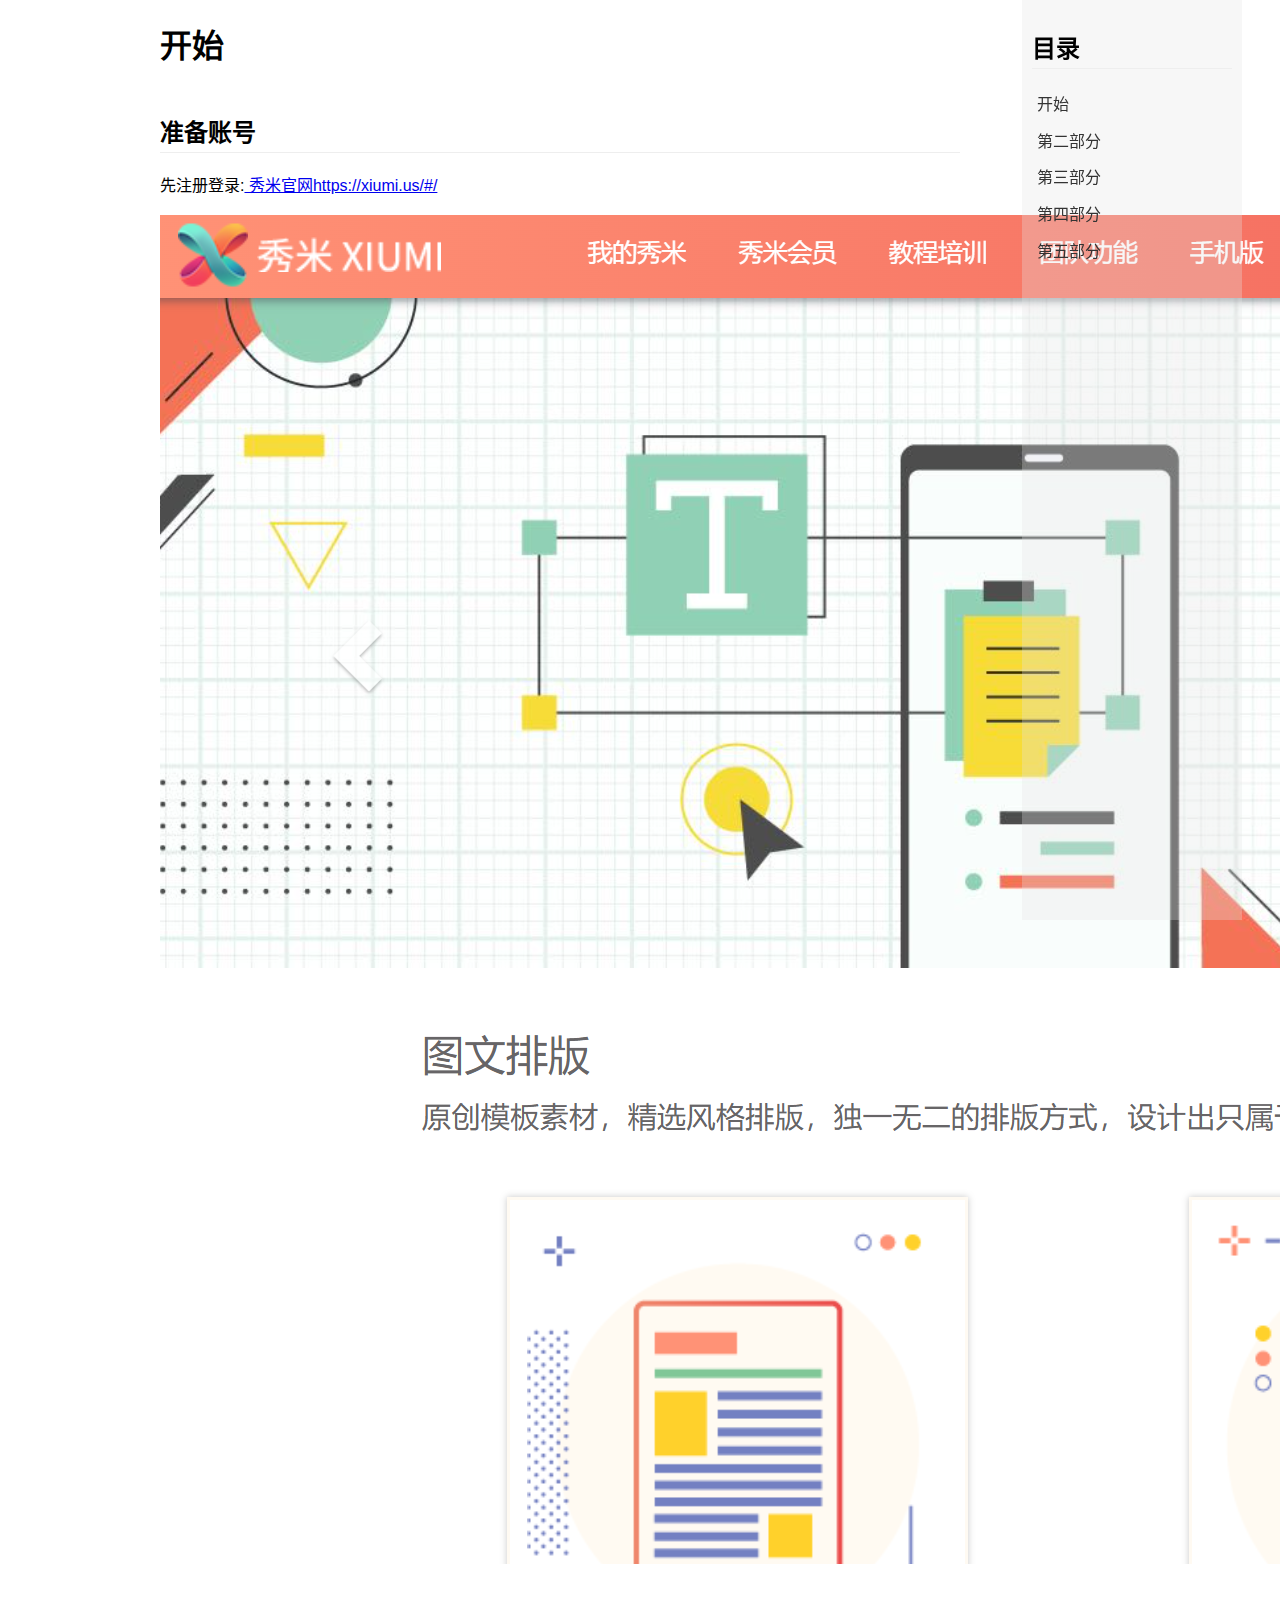
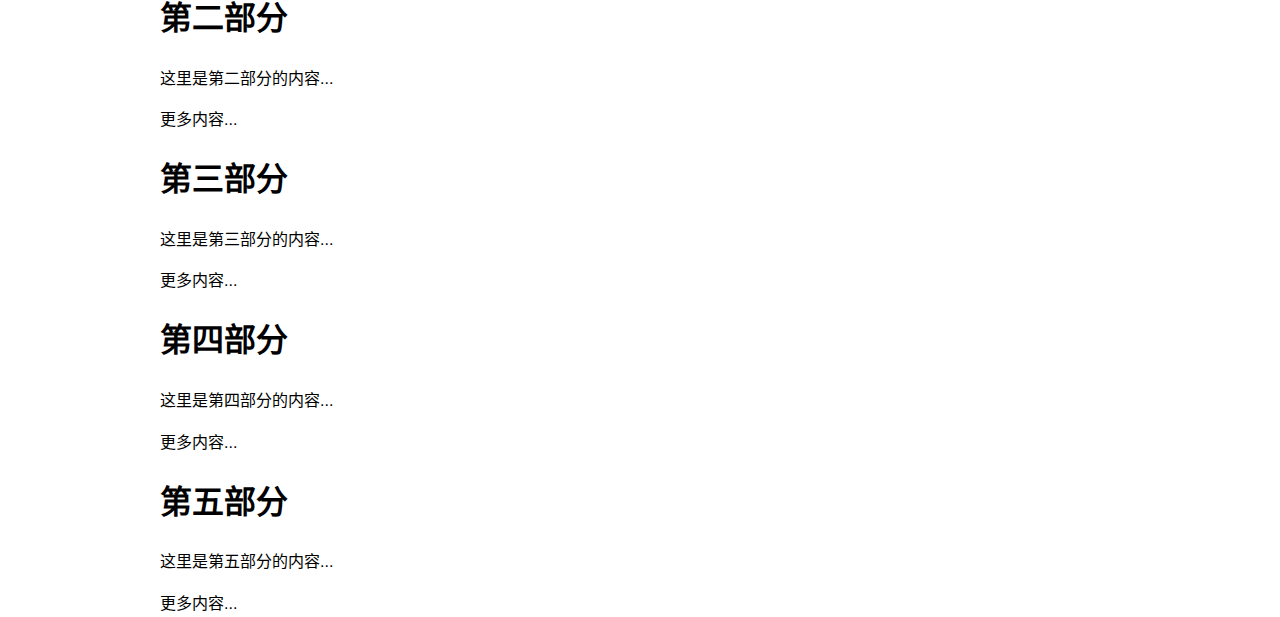
<file: context/index.html>
<!DOCTYPE html>
<html lang="zh-CN">
<head>
    <meta charset="UTF-8">
    <meta name="viewport" content="width=device-width, initial-scale=1.0">
    <title>秀米教程 2025-1</title>
    <link rel="stylesheet" href="./style.css" />
</head>
<body>
    <div id="content">
        <h1 id="section1">开始</h1>
        <h2>准备账号</h2>
        <p>先注册登录:<a href="https://xiumi.us/#/" class="links" target="_blank" rel="noopener noreferrer"> 秀米官网https://xiumi.us/#/</a></p>
        <div class="imgc"><img src="./img/sct1/xiumihome1.png"></div>
        
        
        <h1 id="section2">第二部分</h1>
        <p>这里是第二部分的内容...</p>
        <p>更多内容...</p>
        
        <h1 id="section3">第三部分</h1>
        <p>这里是第三部分的内容...</p>
        <p>更多内容...</p>
        
        <h1 id="section4">第四部分</h1>
        <p>这里是第四部分的内容...</p>
        <p>更多内容...</p>
        
        <h1 id="section5">第五部分</h1>
        <p>这里是第五部分的内容...</p>
        <p>更多内容...</p>
    </div>
    <div id="toc">
        <h2>目录</h2>
        <ul>
            <li><a href="#section1">开始</a></li>
            <li><a href="#section2">第二部分</a></li>
            <li><a href="#section3">第三部分</a></li>
            <li><a href="#section4">第四部分</a></li>
            <li><a href="#section5">第五部分</a></li>
    </div>
</body>
</file>
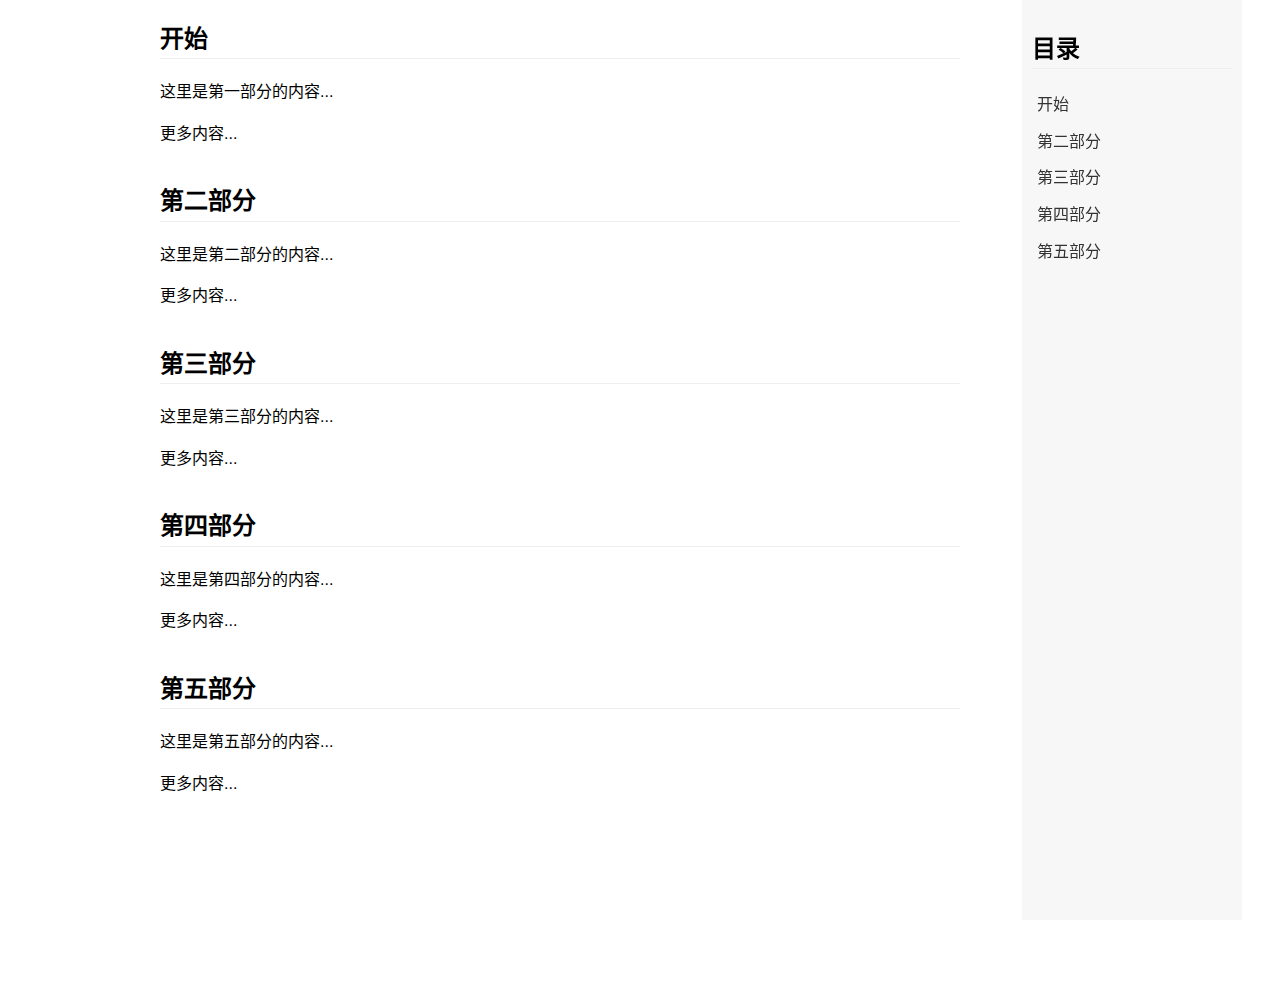
<file: context/context.html>
<!DOCTYPE html>
<html lang="zh-CN">
<head>
    <meta charset="UTF-8">
    <meta name="viewport" content="width=device-width, initial-scale=1.0">
    <title>秀米教程 2025-1</title>
    <link rel="stylesheet" href="./style.css" />
</head>
<body>
    <div id="content">
        <h2 id="section1">开始</h2>
        <p>这里是第一部分的内容...</p>
        <p>更多内容...</p>
        
        <h2 id="section2">第二部分</h2>
        <p>这里是第二部分的内容...</p>
        <p>更多内容...</p>
        
        <h2 id="section3">第三部分</h2>
        <p>这里是第三部分的内容...</p>
        <p>更多内容...</p>
        
        <h2 id="section4">第四部分</h2>
        <p>这里是第四部分的内容...</p>
        <p>更多内容...</p>
        
        <h2 id="section5">第五部分</h2>
        <p>这里是第五部分的内容...</p>
        <p>更多内容...</p>
    </div>
    <div id="toc">
        <h2>目录</h2>
        <ul>
            <li><a href="#section1">开始</a></li>
            <li><a href="#section2">第二部分</a></li>
            <li><a href="#section3">第三部分</a></li>
            <li><a href="#section4">第四部分</a></li>
            <li><a href="#section5">第五部分</a></li>
    </div>
</body>
</file>
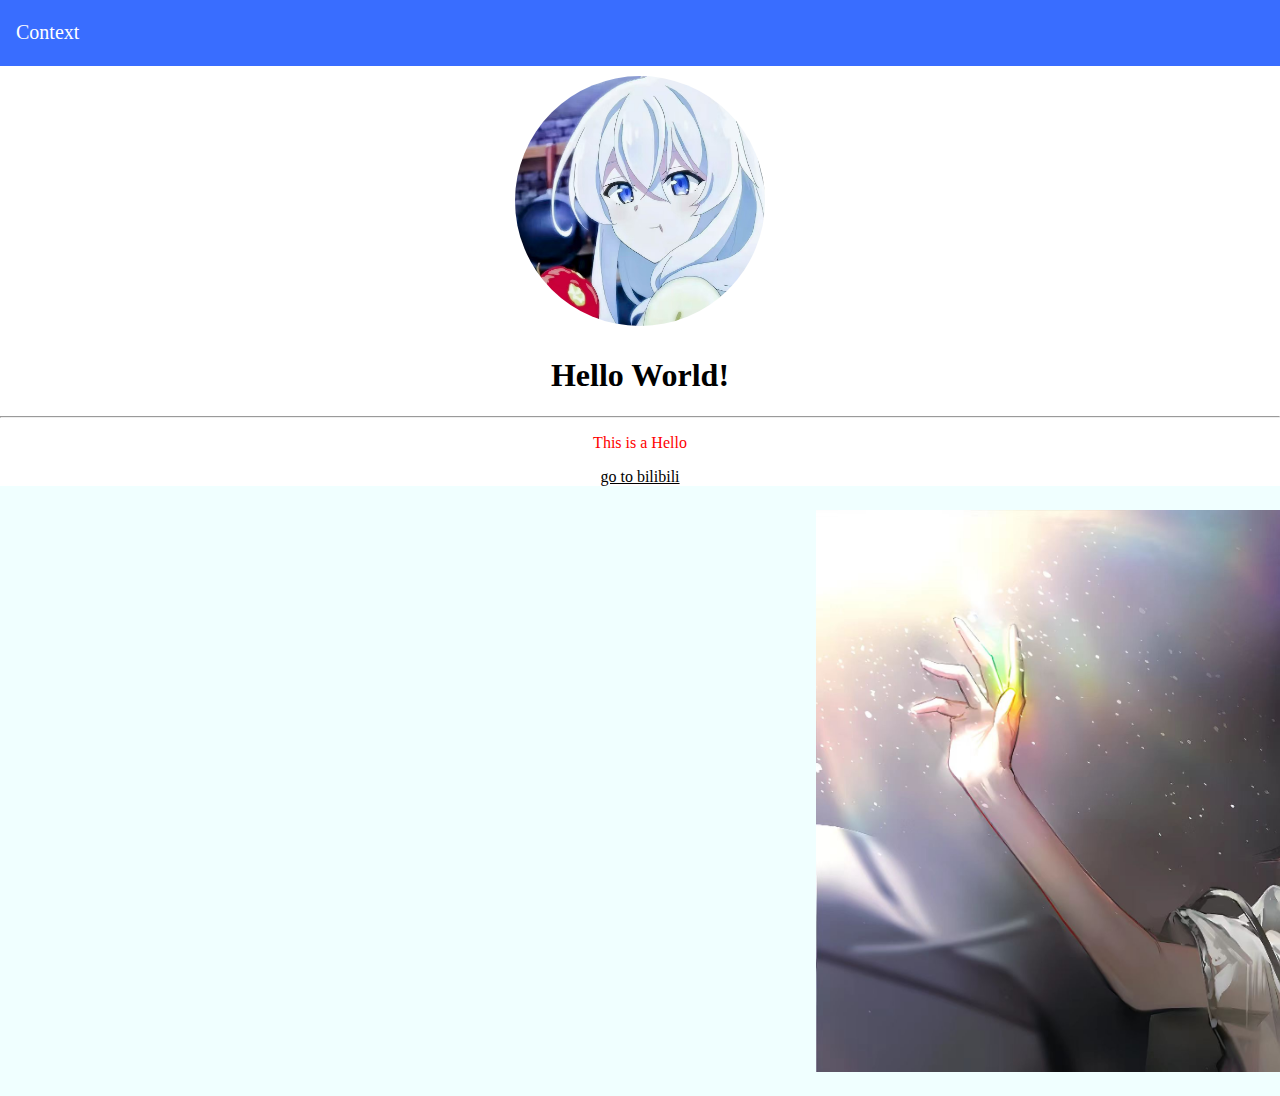
<file: hello/Hello.html>
<!DOCTYPE html>
<html>
    <head>
        <title> Hello! </title>
        <link rel="stylesheet" href="style.css" />
    </head> 
    <body>
        <!--navigator-->
        <nav class="navContainer">
            <h1 class="navTitle">Context</h1>
        </nav>
        <!--img1 for avatar-->
        <div class="avatarContainer">
            <div class="avatarWrapper"><img class="avatarImg" src="./media/img/Elaina.jpg" /></div>
        </div>
        <!--header-->
        <h1 class="u-textCenter"> Hello World! </h1>
        <hr/>
        <!--paragrapg-->
        <div>
            <p id="p1" class="u-textCenter"> This is a Hello </p><!--paragraph-->
        </div>
        <!--l1-->
        <div id="d2" class="u-textCenter">
            <a href="http://www.bilibili.com" class="links"> go to bilibili </a><!--link-->
        </div>
        
        <div id="MainBox" class="u-flex">
            <div class="u-flexGrow1">
            </div>
            <!--img2-->  
            <div class="imgContainer" class="u-flexGrow1">
                <img src="./media/img/Hilda.jpg" />
            </div>
        </div>

    </body>
</html>
</file>
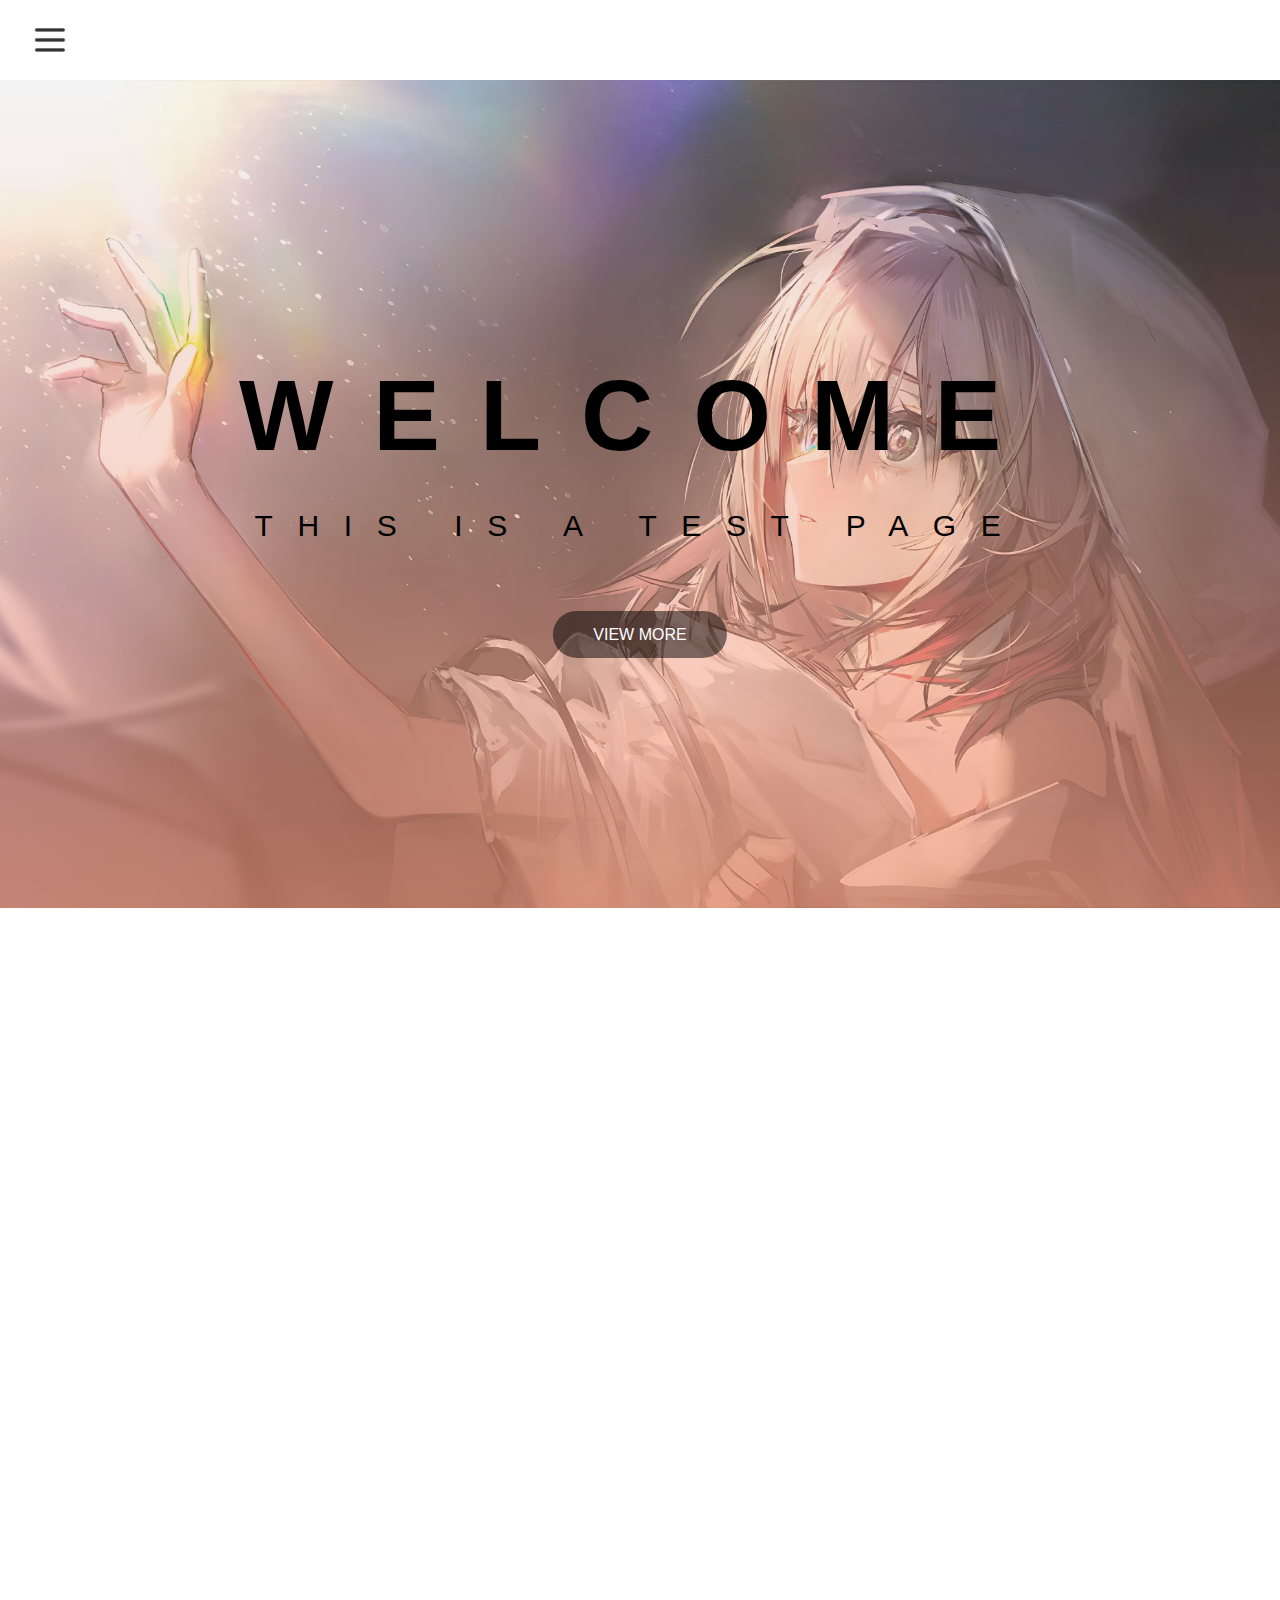
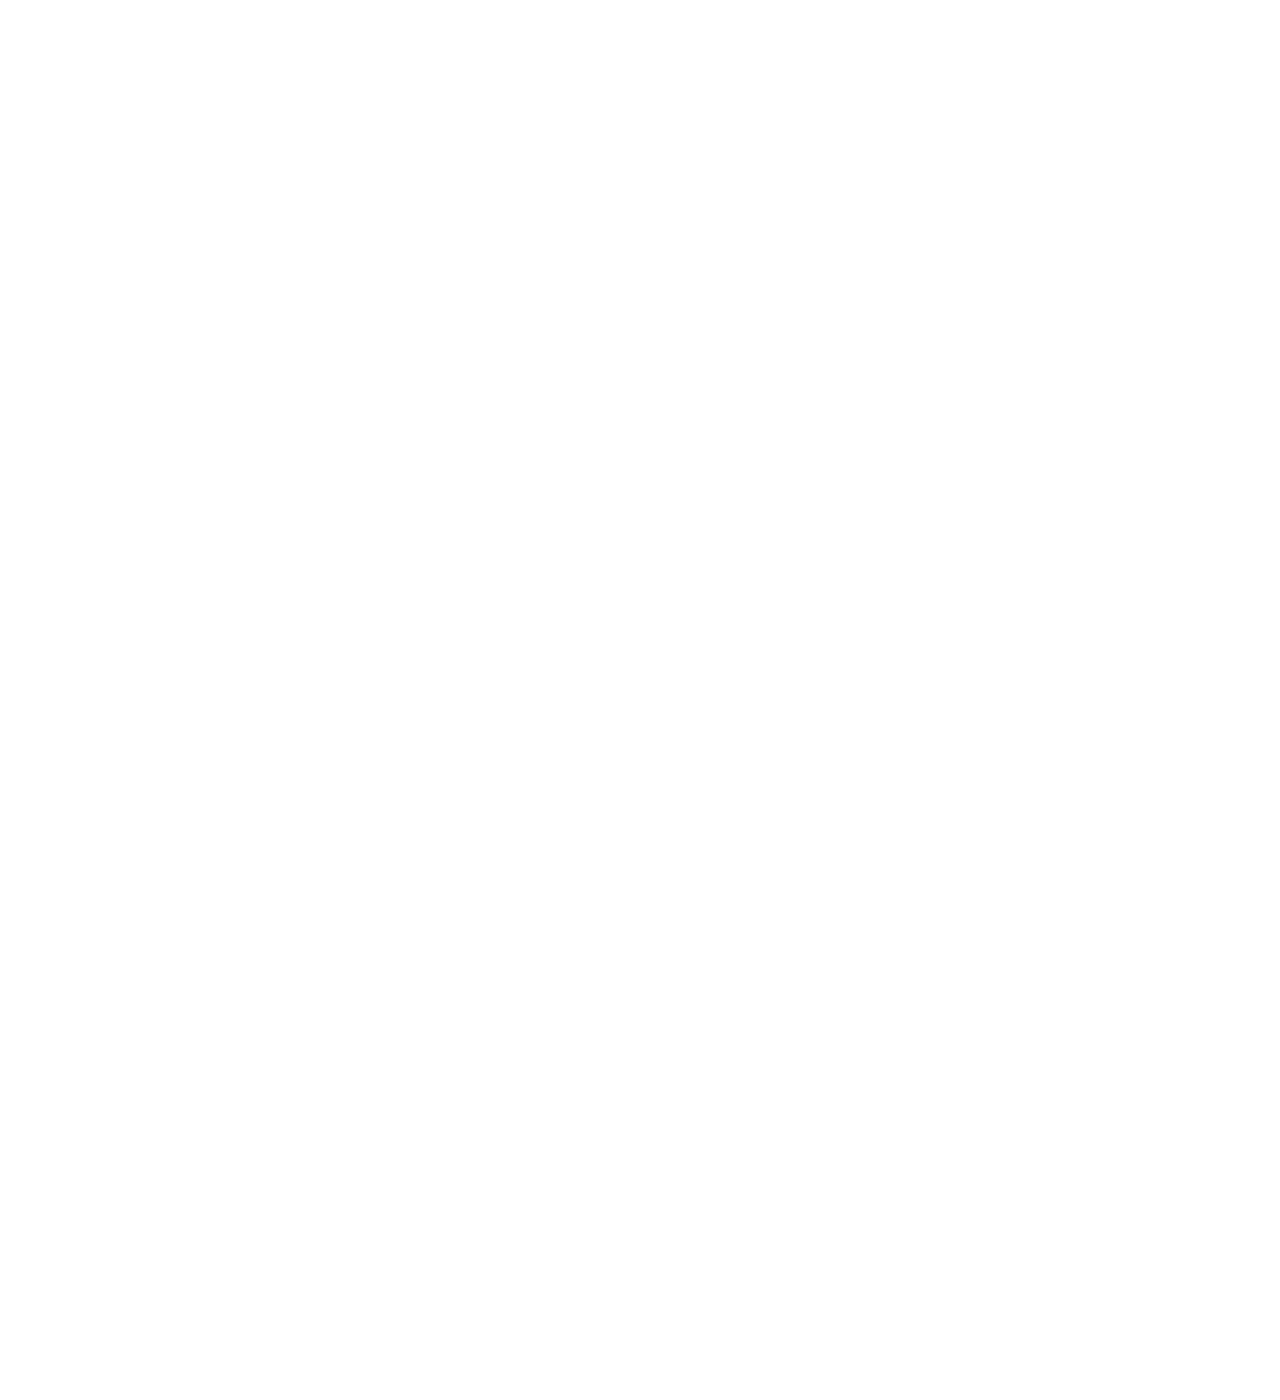
<file: test1/test1.html>
<!DOCTYPE html>
<html>
    <head>
        <title>test1</title>
        <link rel="stylesheet" href="./style.css" />
    </head>
    <body>
        <div id="context">
            <div id="context-logo-box"><img id="context-logo" src="./media/img/context-logo.png" /></div>
        </div>
        <header id="header">
            <div id="text-box">
                <h1 id="heading-primary">
                    <span id="heading-primary-main">WELCOME</span>
                    <span id="heading-primary-sub">This is a test page</span>
                </h1>
                <a href="#" class="btn" id="text-btn">View More</a>
            </div>
        </header>
        <div id="MainBox"> </div>

    </body>
</html>
</file>
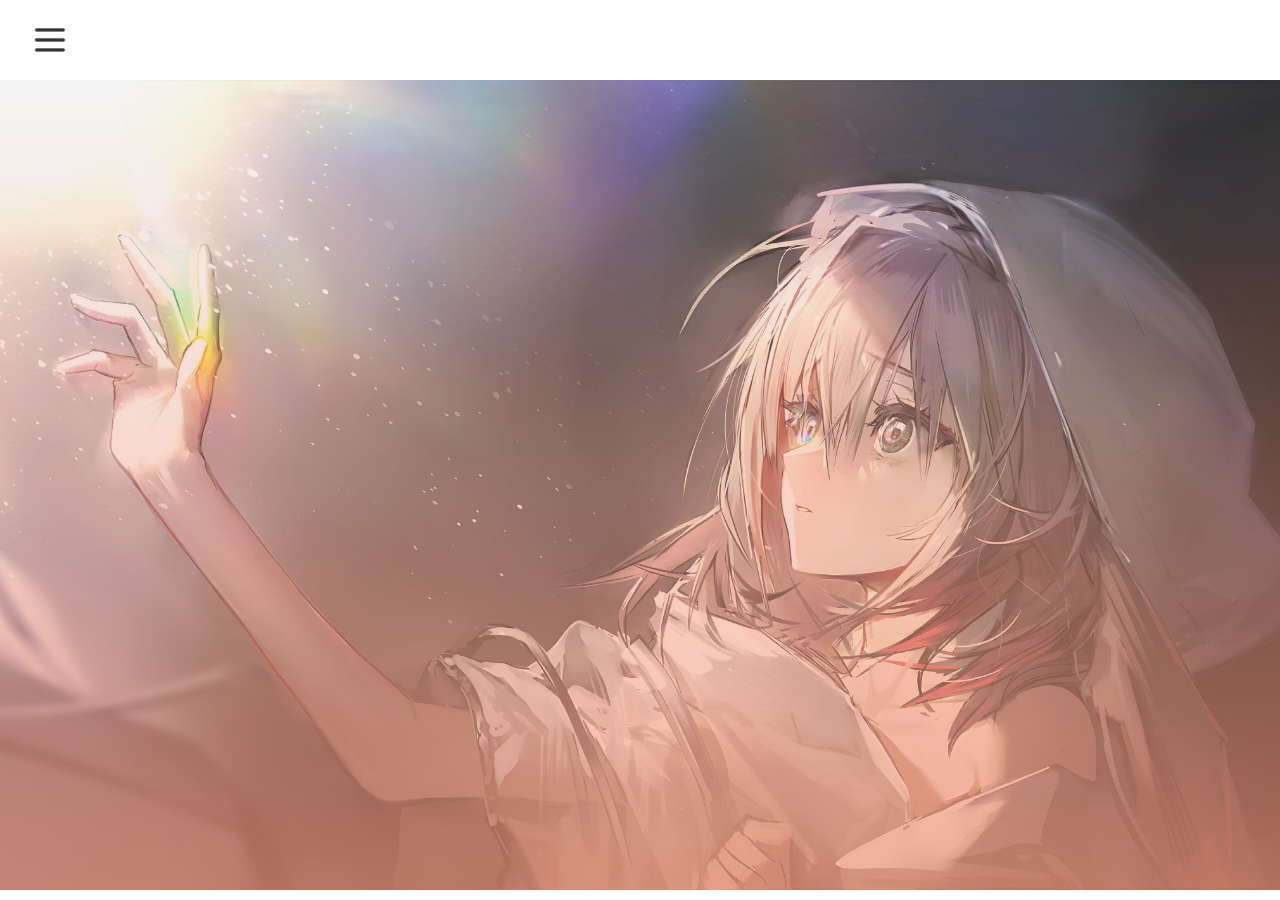
<file: test2/test2.html>
<!DOCTYPE html>
<html>
    <head>
        <title>test2</title>
        <link rel="stylesheet" href="./style.css" />
    </head>
    <body>
        <div id="context">
            <div id="context-logo-box"><img id="context-logo" src="./media/img/context-logo.png" /></div>
        </div>
        
        <div id="header">
            <header id="backgroundImg"></header>
        </div>

    </body>
</html>
</file>
<file: context/style.css>
body {
    font-family: Arial, sans-serif;
    line-height: 1.6;
    margin: 0;
    display: grid;
    grid-template-columns: 4fr 1fr;
}

/* 目录样式 */
#toc {
    position: fixed;
    grid-column: 2;
    width: 200px;
    height: 100vh;
    right: 3vw;
    top: 0;
    padding: 10px;
    background: rgba(230,230,230,0.3);
    overflow-y: auto;
    min-height: 100vh;
}

#toc ul {
    list-style: none;
    padding: 0;
}

#toc li {
    margin: 5px 0;
}

#toc a {
    text-decoration: none;
    color: #333;
    display: block;
    padding: 3px 5px;
    border-radius: 3px;
}

#toc a:hover {
    background: #e0e0e0;
}

/* 内容区域 */
#content {
    grid-column: 1;
    margin-left: 160px;
    max-width: 800px;
    height: 1000px;
}

/* 章节标题样式 */
h2 {
    padding-top: 60px; /* 为固定导航栏留出空间 */
    margin-top: -40px; /* 抵消padding的影响 */
    border-bottom: 1px solid #eee;
}

/* 高亮当前章节 */
.active {
    background: rgba(78, 78, 78, 0.3);
    font-weight: bold;
}
</file>
<file: hello/style.css>
:root{
    --primary: #396dff;
    --grey: #f7f7f7;
    --white: #fff;

    --xs: 4px;
    --s: 8px;
    --m: 16px;
    --l: 24px;
}
body{
    margin: 0 0 0;
    position: relative;
}
#p1{
    color: red;
}
.links{
    color: black;
}
#d1{
    color: gray;
}
#d2{
    color: gray;
}
.navTitle{
    color: var(--white);
    font-size: 20px;
    font-weight: normal;
}
.navContainer{
    margin: 0 0 0 0;
    padding: var(--s) var(--m);
    background-color: var(--primary);
}
.avatarContainer{
    width: 100vw;
    height: 270px;
    display: flex;
    align-items: center;
    justify-content: center;
    position: relative;
}
.avatarWrapper{
    width: 250px;
    height: 250px;
    border-radius: 50%;
    overflow: hidden;
    position: absolute;
    top: 50%;
    left: 50%;
    transform: translate(-50%, -50%);
}
.avatarImg{
    width: 110%;
    height: 110%;
    position: absolute;
    top: 50%;
    left: 50%;
    transform: translate(-50%, -50%);
    overflow: hidden;
    object-fit: cover;
}
#MainBox{
    width: 2400px;
    height: auto;
    position: absolute;
    top: auto;
    left: 50%;
    transform: translateX(-50%);
    background-color:azure;
}
.imgContainer{
    width: 1000px;
    height: auto;
    margin: 24px 24px;
    display: flex;
    justify-content: center;
    align-items: center;
}
img{
    width: 100%;
    height: 100%;
    overflow: hidden;
    position: relative;
}
.u-block{
    display: block;
}
.u-flex{
    display: flex;
}
.u-flexGrow1{
    flex-grow: 1;
}
.u-textCenter{
    text-align: center;
}
.u-textLeft{
    text-align: left;
}
.u-textRight{
    text-align: right;
}
</file>
<file: test1/style.css>
*{
    margin: 0;
    padding: 0;
    box-sizing: border-box;
}
:root{
    --xs: 4px;
    --s: 8px;
    --m: 16px;
    --l: 24px;
}

body{
    margin: 0;
    padding: 0%;
    
    font-family:sans-serif;
    font-weight: 400;
    font-size: 16px;
    line-height: 1.7;
    color: #777;

}
#context{
    width: 100vw;
    height: 80px;
    max-width: 2400px;
    position: fixed;
    top: 0;
    left: 50%;
    transform: translateX(-50%);
    background-color: rgb(255, 255, 255);
    display: flex;
    #context-logo-box{
        margin: 20px 30px;
        flex-basis: 40px;
        #context-logo{
            height: 40px;
        }
    }
    z-index: 100;    
}
#header{
    width: 100vw;
    height: 92vh;
    max-width: 4000px;
    max-height: 2000px;
    position: fixed;
    top: 80px;
    left: 50%;
    transform: translateX(-50%);
    background-image: linear-gradient(
        to top,
        rgba(248, 155, 127, 0.7),
        rgba(202, 202, 202, 0.2)),
        url(./media/img/Hilda.jpg);
    background-size: cover;
    background-position: top;
}
#text-box{
    position: absolute;
    top: 50%;
    left: 50%;
    transform: translate(-50%, -50%);
    text-align: center;
}
#heading-primary{
    margin: 0 0 60px;
    color:rgb(0, 0, 0);
    text-transform: uppercase;
    #heading-primary-main{
        display: block;
        font-size: 100px;
        font-weight: 600;
        letter-spacing: 40px;
        animation: moveInbottom1;
        animation-duration: 1s;
    }
    #heading-primary-sub{
        display: block;
        font-size: 30px;
        font-weight: 500;
        letter-spacing: 24.6px;
        animation: moveInbottom2;
        animation-duration: 1.2s;
    }
}
@keyframes moveInbottom1 {
    0%{
        opacity: 0;
        transform: translateY(50px);
    }
    80%{
        opacity: 1;
        transform: translateY(-8px);
    }
    100% {
        opacity: 1;
        transform: translateY(0);
    }
}
@keyframes moveInbottom2 {
    0%{
        opacity: 0;
        transform: translateY(50px);
    }
    30%{
        opacity: 0;
        transform: translateY(50px);
    }
    80%{
        opacity: 1;
        transform: translateY(-8px);
    }
    100% {
        opacity: 1;
        transform: translateY(0);
    }
}

.btn:hover{
    animation: btnAnimate;
}
.btn:link,
.btn:visited{
    text-transform: uppercase;
    text-decoration: none;
    display: inline-block;
}
#text-btn{  
    padding: 10px 40px;
    background-color: rgba(0, 0, 0, 0.5);
    color: #ffffff;
    border-radius: 40px;
}

@keyframes btnAnimate {
    0%{
        opacity: 1;
        transform: translateY(0);
    }
    100%{
        opacity: 1;
        transform: translateY(10px);
    }
}
#MainBox{
    width: 100vw;
    height: 3000px;
    display: block;
}
</file>
<file: test2/style.css>
body{
    margin: 0;
    padding: 0%;
    
    font-family:sans-serif;
    font-weight: 400;
    font-size: 16px;
    line-height: 1.7;
    color: #777;

}
#context{
    width: 100vw;
    height: 80px;
    position: fixed;
    top: 0;
    left: 0;
    background-color: rgb(255, 255, 255);
    display: flex;
    #context-logo-box{
        margin: 20px 30px;
        flex-basis: 40px;
        #context-logo{
            height: 40px;
        }
    }
    z-index: 100;    
}

#header{
    width: 100vw;
    height: 90vh;
    
    position: absolute;
    top: 80px;
    left: 0;
    clip-path: polygon(0 0,100% 0, 100% 100%, 0 100%);
    z-index: 60;
    #backgroundImg{
        width: 100vw;
        height: 90vh;
        position: fixed;
        top:80px;
        background-size: cover;
        background-position: top;
        background-image: linear-gradient(
            to top,
            rgba(248, 155, 127, 0.7),
            rgba(202, 202, 202, 0.2)),
            url(./media/img/Hilda.jpg);
        z-index: 50;
    }
}
</file>
